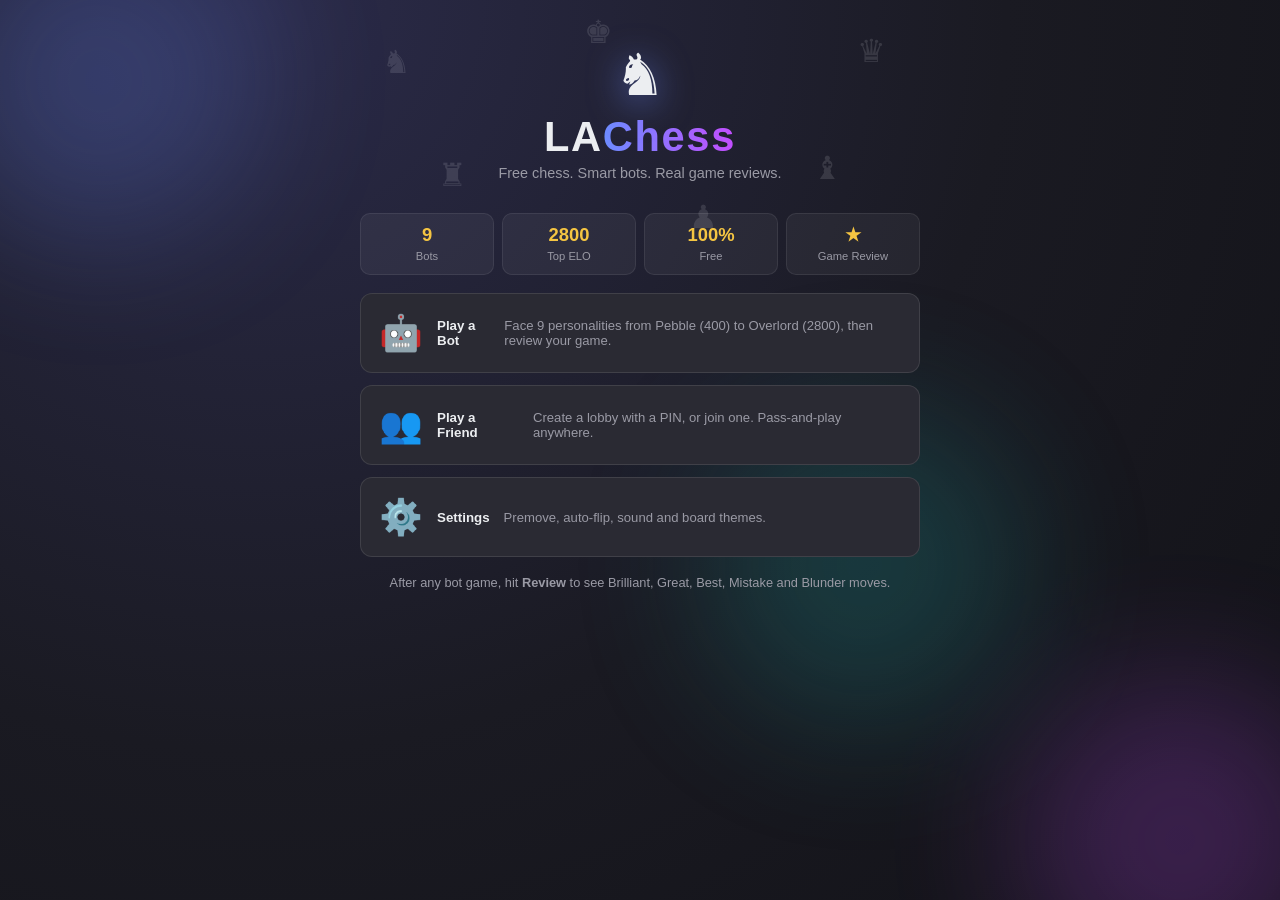
<file: index (1).html>
<!DOCTYPE html>
<html lang="en">
<head>
<meta charset="UTF-8">
<meta name="viewport" content="width=device-width, initial-scale=1.0">
<title>LAChess</title>
<link rel="stylesheet" href="style.css">
<link rel="stylesheet" href="lachess.css">
</head>
<body>
<div class="bg-orbs"><i></i><i></i><i></i></div>

<!-- ============ HOME ============ -->
<div id="screen-dashboard" class="screen">
  <div class="wrap">
    <div class="hero">
      <div class="hero-pieces"><span>♞</span><span>♛</span><span>♜</span><span>♝</span><span>♚</span><span>♟</span></div>
      <div class="logo">♞</div>
      <h1 class="brand">LA<span>Chess</span></h1>
      <p class="subtitle">Free chess. Smart bots. Real game reviews.</p>
    </div>
    <div class="stats">
      <div><b>9</b><small>Bots</small></div>
      <div><b>2800</b><small>Top ELO</small></div>
      <div><b>100%</b><small>Free</small></div>
      <div><b>★</b><small>Game Review</small></div>
    </div>
    <div class="card-grid">
      <button class="big-card c1" data-nav="screen-bot-select">
        <span class="card-icon">🤖</span>
        <span class="card-title">Play a Bot</span>
        <span class="card-desc">Face 9 personalities from Pebble (400) to Overlord (2800), then review your game.</span>
      </button>
      <button class="big-card c2" data-nav="screen-lobby">
        <span class="card-icon">👥</span>
        <span class="card-title">Play a Friend</span>
        <span class="card-desc">Create a lobby with a PIN, or join one. Pass-and-play anywhere.</span>
      </button>
      <button class="big-card c3" data-nav="screen-settings">
        <span class="card-icon">⚙️</span>
        <span class="card-title">Settings</span>
        <span class="card-desc">Premove, auto-flip, sound and board themes.</span>
      </button>
    </div>
    <p class="foot">After any bot game, hit <b>Review</b> to see Brilliant, Great, Best, Mistake and Blunder moves.</p>
  </div>
</div>

<!-- ============ BOT SELECT ============ -->
<div id="screen-bot-select" class="screen hidden">
  <div class="wrap">
    <button class="back-btn" data-nav="screen-dashboard">&larr; Back</button>
    <h2>Choose a bot</h2>
    <div id="bot-list" class="bot-list"></div>
  </div>
</div>

<!-- ============ LOBBY ============ -->
<div id="screen-lobby" class="screen hidden">
  <div class="wrap">
    <button class="back-btn" data-nav="screen-dashboard">&larr; Back</button>
    <h2>Play a Friend</h2>
    <p class="subtitle">Pass-and-play on one device, or match PINs across two devices.</p>
    <div class="lobby-tabs">
      <button class="tab-btn active" data-tab="create">Create Lobby</button>
      <button class="tab-btn" data-tab="join">Enter Lobby PIN</button>
    </div>
    <div id="tab-create" class="tab-panel">
      <label class="field-label">Game mode</label>
      <div class="mode-row">
        <button class="mode-btn active" data-mode="normal">Normal Chess</button>
        <button class="mode-btn" data-mode="chaos-locked">⚡ Chaos Mode <span class="lock">🔒</span></button>
      </div>
      <p id="chaos-note" class="hint-text hidden"></p>
      <button id="create-lobby-btn" class="primary-btn">Create Lobby</button>
      <div id="lobby-pin-display" class="pin-display hidden"></div>
    </div>
    <div id="tab-join" class="tab-panel hidden">
      <label class="field-label">Enter the PIN your friend gave you</label>
      <input id="join-pin-input" class="pin-input" maxlength="4" placeholder="0000" inputmode="numeric">
      <button id="join-lobby-btn" class="primary-btn">Join</button>
    </div>
  </div>
</div>

<div id="chaos-unlock-modal" class="modal hidden">
  <div class="modal-content">
    <p>Chaos Mode needs an early-access code.</p>
    <input id="chaos-code-input" class="pin-input" maxlength="4" placeholder="0000" inputmode="numeric">
    <div class="modal-actions">
      <button id="chaos-unlock-cancel" class="secondary-btn">Cancel</button>
      <button id="chaos-unlock-submit" class="primary-btn">Unlock</button>
    </div>
    <p id="chaos-unlock-error" class="error-text hidden">Wrong code.</p>
  </div>
</div>

<!-- Chaos setup: who gets it + the best-move arrow (Chaos only) -->
<div id="chaos-assign-modal" class="modal hidden">
  <div class="modal-content">
    <p>Who gets Chaos Mode?</p>
    <div class="modal-actions">
      <button id="chaos-assign-white" class="secondary-btn">White only</button>
      <button id="chaos-assign-black" class="secondary-btn">Black only</button>
      <button id="chaos-assign-both" class="secondary-btn">Both</button>
    </div>
    <div class="setting-row chaos-opt">
      <div>
        <div class="setting-title">Best-move arrow</div>
        <div class="setting-desc">Chaos Mode only: shows a small arrow for the engine's top move.</div>
      </div>
      <label class="switch"><input type="checkbox" id="setting-hints"><span class="slider"></span></label>
    </div>
  </div>
</div>

<!-- ============ SETTINGS ============ -->
<div id="screen-settings" class="screen hidden">
  <div class="wrap">
    <button class="back-btn" data-nav="screen-dashboard">&larr; Back</button>
    <h2>Settings</h2>
    <div class="settings-list">
      <div class="setting-row">
        <div><div class="setting-title">Allow premove</div>
        <div class="setting-desc">Queue your next move during the bot's turn.</div></div>
        <label class="switch"><input type="checkbox" id="setting-premove"><span class="slider"></span></label>
      </div>
      <div class="setting-row">
        <div><div class="setting-title">Auto-flip board</div>
        <div class="setting-desc">Board faces whoever's turn it is (friend games).</div></div>
        <label class="switch"><input type="checkbox" id="setting-autoflip"><span class="slider"></span></label>
      </div>
      <div class="setting-row">
        <div><div class="setting-title">Sound</div>
        <div class="setting-desc">Short tones for moves, captures and check.</div></div>
        <label class="switch"><input type="checkbox" id="setting-sound"><span class="slider"></span></label>
      </div>
      <div class="setting-row">
        <div><div class="setting-title">Board theme</div>
        <div class="setting-desc">Change the square colors.</div></div>
        <select id="setting-theme">
          <option value="classic">Classic brown</option>
          <option value="green">Tournament green</option>
          <option value="blue">Ice blue</option>
          <option value="gray">Slate gray</option>
        </select>
      </div>
    </div>
  </div>
</div>

<!-- ============ GAME ============ -->
<div id="screen-game" class="screen hidden">
  <div class="wrap">
    <button class="back-btn" data-nav="screen-dashboard">&larr; Leave game</button>
    <div id="chaos-banner" class="chaos-banner hidden"></div>
    <div id="opponent-line" class="opponent-line hidden"></div>
    <div class="status-bar">
      <span id="turn-indicator">White to move</span>
      <span id="check-indicator"></span>
      <span id="material-indicator" class="material-indicator"></span>
    </div>
    <div id="board-wrap" class="board-wrap">
      <div id="board" class="board"></div>
      <svg id="hint-overlay" class="hint-overlay" viewBox="0 0 800 800"></svg>
    </div>
    <div class="controls">
      <button id="undo-btn">Undo</button>
      <button id="reset-btn">New Game</button>
      <button id="review-btn" class="review-btn">★ Review</button>
    </div>
    <div class="panels">
      <div class="panel"><h3>Captured by White</h3><div id="captured-by-white" class="captured-row"></div></div>
      <div class="panel"><h3>Captured by Black</h3><div id="captured-by-black" class="captured-row"></div></div>
    </div>
    <ol id="move-list" class="move-list"></ol>
  </div>
</div>

<!-- ============ REVIEW ============ -->
<div id="screen-review" class="screen hidden">
  <div class="wrap">
    <button class="back-btn" data-nav="screen-dashboard">&larr; Home</button>
    <h2>Game Review</h2>
    <p id="review-result" class="subtitle"></p>
    <div id="review-progress" class="progress hidden"><div></div></div>
    <div id="review-body" class="hidden">
      <div class="acc-row">
        <div class="acc"><b id="acc-w">–</b><small>White accuracy</small></div>
        <div class="acc"><b id="acc-b">–</b><small>Black accuracy</small></div>
      </div>
      <div id="review-counts" class="counts"></div>
      <div id="review-board" class="board mini"></div>
      <p id="review-note" class="rv-note"></p>
      <div class="controls">
        <button id="rv-prev">◀ Prev</button>
        <button id="rv-next">Next ▶</button>
      </div>
      <ol id="review-moves" class="rv-moves"></ol>
    </div>
  </div>
</div>

<div id="promotion-modal" class="modal hidden">
  <div class="modal-content">
    <p>Promote pawn to:</p>
    <div class="promotion-choices" id="promotion-choices"></div>
  </div>
</div>

<div id="gameover-modal" class="modal hidden">
  <div class="modal-content">
    <p id="gameover-text">Game over</p>
    <div class="modal-actions">
      <button id="gameover-review" class="primary-btn">★ Review game</button>
      <button id="gameover-rematch" class="secondary-btn">Rematch</button>
      <button id="gameover-dashboard" class="secondary-btn">Home</button>
    </div>
  </div>
</div>

<script src="rules.js"></script>
<script src="bot.js"></script>
<script src="app.js"></script>
<script src="review.js"></script>
</body>
</html>
</file>
<file: style.css>
:root {
  --light-square: #f0d9b5;
  --dark-square: #b58863;
  --board-border: #3a2b1d;
  --highlight-move: rgba(80, 160, 80, 0.55);
  --highlight-select: rgba(255, 215, 0, 0.55);
  --highlight-check: rgba(220, 60, 60, 0.65);
  --highlight-last: rgba(80, 130, 220, 0.35);
  --bg: #1e1e24;
  --panel-bg: #2a2a33;
  --panel-bg-2: #34343f;
  --text: #eceef1;
  --muted: #9a9aa5;
  --accent: #5b8def;
  --danger: #e05b5b;
  --chaos: #c44dff;
}

[data-theme="green"]  { --light-square: #eeeed2; --dark-square: #769656; }
[data-theme="blue"]   { --light-square: #dce8f2; --dark-square: #5b86a8; }
[data-theme="gray"]   { --light-square: #e3e3e3; --dark-square: #7a7a7a; }

* { box-sizing: border-box; }

body {
  margin: 0;
  padding: 24px 16px 60px;
  background: var(--bg);
  color: var(--text);
  font-family: -apple-system, BlinkMacSystemFont, "Segoe UI", Roboto, Helvetica, Arial, sans-serif;
  display: flex;
  justify-content: center;
}

.wrap { width: 100%; max-width: 560px; }
.screen.hidden { display: none; }

h1 { text-align: center; margin: 0 0 4px; font-weight: 600; }
h2 { margin: 0 0 14px; font-weight: 600; }
.subtitle { text-align: center; color: var(--muted); margin: 0 0 24px; font-size: 0.9rem; }

/* ---------- Dashboard ---------- */
.card-grid { display: flex; flex-direction: column; gap: 12px; }

.big-card {
  display: flex;
  align-items: center;
  gap: 14px;
  background: var(--panel-bg);
  border: 1px solid #3a3a46;
  border-radius: 12px;
  padding: 18px;
  color: var(--text);
  cursor: pointer;
  text-align: left;
}
.big-card:hover { background: var(--panel-bg-2); }
.card-icon { font-size: 1.8rem; }
.card-title { font-weight: 600; display: block; }
.card-desc { color: var(--muted); font-size: 0.82rem; display: block; }
.big-card > span:not(.card-icon) { display: flex; flex-direction: column; }

.back-btn {
  background: none; border: none; color: var(--accent);
  font-size: 0.9rem; cursor: pointer; padding: 0; margin-bottom: 14px;
}

/* ---------- Bot list ---------- */
.bot-list { display: flex; flex-direction: column; gap: 8px; }
.bot-row {
  display: flex; align-items: center; justify-content: space-between;
  background: var(--panel-bg); border-radius: 10px; padding: 12px 16px; cursor: pointer;
}
.bot-row:hover { background: var(--panel-bg-2); }
.bot-name { font-weight: 600; }
.bot-elo { color: var(--accent); font-size: 0.85rem; font-weight: 600; }

/* ---------- Lobby ---------- */
.lobby-tabs { display: flex; gap: 6px; margin-bottom: 18px; }
.tab-btn {
  flex: 1; background: var(--panel-bg); border: none; color: var(--muted);
  padding: 10px; border-radius: 8px; cursor: pointer; font-size: 0.9rem;
}
.tab-btn.active { background: var(--accent); color: white; }
.tab-panel.hidden { display: none; }

.field-label { display: block; font-size: 0.85rem; color: var(--muted); margin-bottom: 8px; }

.mode-row { display: flex; gap: 8px; margin-bottom: 8px; }
.mode-btn {
  flex: 1; background: var(--panel-bg); border: 1px solid #3a3a46; color: var(--text);
  padding: 12px; border-radius: 8px; cursor: pointer; font-size: 0.9rem;
}
.mode-btn.active { border-color: var(--accent); background: var(--panel-bg-2); }
.mode-btn .lock { margin-left: 4px; opacity: 0.7; }

.hint-text { color: var(--muted); font-size: 0.8rem; margin: 4px 0 16px; }
.error-text { color: var(--danger); font-size: 0.85rem; margin-top: 8px; }

.primary-btn {
  width: 100%; background: var(--accent); border: none; color: white;
  padding: 12px; border-radius: 8px; font-size: 0.95rem; cursor: pointer; margin-top: 10px;
}
.secondary-btn {
  background: var(--panel-bg-2); border: 1px solid #45454f; color: var(--text);
  padding: 10px 16px; border-radius: 8px; cursor: pointer; font-size: 0.9rem;
}

.pin-display {
  margin-top: 16px; text-align: center; background: var(--panel-bg);
  border-radius: 10px; padding: 16px;
}
.pin-display .pin-value { font-size: 2rem; letter-spacing: 0.3em; font-weight: 700; }

.pin-input {
  width: 100%; font-size: 1.4rem; text-align: center; letter-spacing: 0.3em;
  padding: 10px; border-radius: 8px; border: 1px solid #45454f;
  background: var(--panel-bg); color: var(--text);
}

/* ---------- Settings ---------- */
.settings-list { display: flex; flex-direction: column; gap: 14px; }
.setting-row {
  display: flex; align-items: center; justify-content: space-between; gap: 16px;
  background: var(--panel-bg); border-radius: 10px; padding: 14px 16px;
}
.setting-title { font-weight: 600; font-size: 0.92rem; }
.setting-desc { color: var(--muted); font-size: 0.78rem; margin-top: 2px; }

.switch { position: relative; display: inline-block; width: 42px; height: 24px; flex-shrink: 0; }
.switch input { opacity: 0; width: 0; height: 0; }
.slider {
  position: absolute; cursor: pointer; inset: 0; background: #45454f;
  border-radius: 24px; transition: 0.15s;
}
.slider::before {
  content: ""; position: absolute; height: 18px; width: 18px; left: 3px; bottom: 3px;
  background: white; border-radius: 50%; transition: 0.15s;
}
.switch input:checked + .slider { background: var(--accent); }
.switch input:checked + .slider::before { transform: translateX(18px); }

select#setting-theme {
  background: var(--panel-bg-2); color: var(--text); border: 1px solid #45454f;
  border-radius: 6px; padding: 6px 8px;
}

/* ---------- Game ---------- */
.chaos-banner {
  background: linear-gradient(90deg, var(--chaos), #8a2be2);
  color: white; text-align: center; padding: 8px; border-radius: 8px;
  font-weight: 600; font-size: 0.85rem; margin-bottom: 10px;
}
.chaos-banner.hidden { display: none; }

.status-bar {
  display: flex; justify-content: space-between; align-items: center;
  margin-bottom: 10px; font-size: 0.95rem; color: var(--muted);
}
#check-indicator { color: #ff6b6b; font-weight: 600; }

.board-wrap { position: relative; width: 100%; }

.board {
  display: grid; grid-template-columns: repeat(8, 1fr); grid-template-rows: repeat(8, 1fr);
  width: 100%; aspect-ratio: 1 / 1; border: 6px solid var(--board-border);
  border-radius: 4px; overflow: hidden; user-select: none;
}

.hint-overlay {
  position: absolute; inset: 0; width: 100%; height: 100%; pointer-events: none;
}

.square {
  position: relative; display: flex; align-items: center; justify-content: center;
  font-size: clamp(22px, 6vw, 42px); cursor: pointer; line-height: 1;
}
.square.light { background: var(--light-square); }
.square.dark  { background: var(--dark-square); }
.square.selected::after { content: ""; position: absolute; inset: 0; background: var(--highlight-select); }
.square.last-move::after { content: ""; position: absolute; inset: 0; background: var(--highlight-last); }
.square.in-check::after { content: ""; position: absolute; inset: 0; background: var(--highlight-check); }
.square.premove::after { content: ""; position: absolute; inset: 0; background: rgba(196, 77, 255, 0.35); }

.square .move-dot {
  position: absolute; width: 26%; height: 26%; border-radius: 50%; background: var(--highlight-move); pointer-events: none;
}
.square .capture-ring {
  position: absolute; inset: 6%; border-radius: 50%; border: 4px solid var(--highlight-move); pointer-events: none;
}

.piece { position: relative; z-index: 1; pointer-events: none; }
.piece.white { color: #fff; text-shadow: 0 1px 2px rgba(0,0,0,0.6); }
.piece.black { color: #111; text-shadow: 0 1px 1px rgba(255,255,255,0.25); }

.coord-rank, .coord-file { position: absolute; font-size: 10px; opacity: 0.6; pointer-events: none; }
.coord-rank { top: 2px; left: 3px; }
.coord-file { bottom: 2px; right: 3px; }

.controls { display: flex; align-items: center; gap: 10px; margin: 14px 0; flex-wrap: wrap; }
button { font-family: inherit; }
.controls button {
  background: var(--accent); border: none; color: white; padding: 8px 16px;
  border-radius: 6px; font-size: 0.9rem; cursor: pointer;
}
.controls button:hover { filter: brightness(1.08); }

.panels { display: grid; grid-template-columns: 1fr 1fr; gap: 10px; margin-top: 16px; }
.panel { background: var(--panel-bg); border-radius: 8px; padding: 10px 12px; }
.panel h3 { margin: 0 0 6px; font-size: 0.8rem; color: var(--muted); font-weight: 500; }
.captured-row { font-size: 1.3rem; min-height: 1.6rem; line-height: 1; }

.move-list {
  margin-top: 16px; background: var(--panel-bg); border-radius: 8px;
  padding: 10px 14px 10px 32px; max-height: 160px; overflow-y: auto; font-size: 0.85rem; columns: 2;
}
.move-list li { margin-bottom: 3px; }

/* ---------- Modals ---------- */
.modal { position: fixed; inset: 0; background: rgba(0,0,0,0.55); display: flex; align-items: center; justify-content: center; z-index: 10; }
.modal.hidden { display: none; }
.modal-content { background: var(--panel-bg); padding: 22px 26px; border-radius: 10px; text-align: center; max-width: 320px; }
.modal-actions { display: flex; gap: 10px; margin-top: 14px; justify-content: center; flex-wrap: wrap; }

.promotion-choices { display: flex; gap: 10px; margin-top: 10px; }
.promotion-choices button {
  font-size: 1.6rem; padding: 6px 12px; background: var(--light-square); color: #222;
  border: none; border-radius: 6px; cursor: pointer;
}
.piece-img {
  width: 80%;
  height: 80%;
  object-fit: contain;
  pointer-events: none;
  user-select: none;
  display: block;
  margin: auto;
}
.piece-img.small { width: 22px; height: 22px; }
#promotion-choices .piece-img { width: 48px; height: 48px; }
</file>
<file: lachess.css>
/* LAChess theme: loaded after style.css */
:root { --accent: #6c8cff; --gold: #f5c542; --teal: #1baca6; }
body { background: radial-gradient(circle at 20% 0%, #2b2b4a 0%, #1a1a22 55%, #121217 100%); min-height: 100vh; }

/* animated background orbs */
.bg-orbs { position: fixed; inset: 0; z-index: -1; overflow: hidden; pointer-events: none; }
.bg-orbs i { position: absolute; width: 320px; height: 320px; border-radius: 50%; filter: blur(70px); opacity: .22; animation: drift 14s ease-in-out infinite alternate; }
.bg-orbs i:nth-child(1) { background: #6c8cff; top: -80px; left: -60px; }
.bg-orbs i:nth-child(2) { background: #c44dff; bottom: -100px; right: -60px; animation-delay: -5s; }
.bg-orbs i:nth-child(3) { background: #1baca6; top: 45%; left: 55%; animation-delay: -9s; }
@keyframes drift { to { transform: translate(60px, 40px) scale(1.2); } }

/* screens slide in */
.screen:not(.hidden) .wrap { animation: slideIn .35s ease both; }
@keyframes slideIn { from { opacity: 0; transform: translateY(14px); } to { opacity: 1; transform: none; } }

/* hero */
.hero { position: relative; text-align: center; padding: 18px 0 8px; }
.hero-pieces span { position: absolute; font-size: 2rem; opacity: .13; animation: floaty 6s ease-in-out infinite; }
.hero-pieces span:nth-child(1) { left: 4%; top: 10%; }
.hero-pieces span:nth-child(2) { right: 6%; top: 4%; animation-delay: -1s; }
.hero-pieces span:nth-child(3) { left: 14%; top: 70%; animation-delay: -2s; }
.hero-pieces span:nth-child(4) { right: 14%; top: 66%; animation-delay: -3s; }
.hero-pieces span:nth-child(5) { left: 40%; top: -6%; animation-delay: -4s; }
.hero-pieces span:nth-child(6) { right: 36%; top: 92%; animation-delay: -5s; }
@keyframes floaty { 50% { transform: translateY(-14px) rotate(8deg); } }
.logo { font-size: 3.6rem; display: inline-block; animation: bob 3s ease-in-out infinite; filter: drop-shadow(0 6px 18px rgba(108,140,255,.6)); }
@keyframes bob { 50% { transform: translateY(-8px) rotate(-6deg); } }
.brand { font-size: 2.6rem; letter-spacing: .04em; margin: 4px 0; }
.brand span { background: linear-gradient(90deg, #6c8cff, #c44dff, #1baca6, #6c8cff); background-size: 300% 100%; -webkit-background-clip: text; background-clip: text; color: transparent; animation: shine 6s linear infinite; }
@keyframes shine { to { background-position: 300% 0; } }

.stats { display: grid; grid-template-columns: repeat(4, 1fr); gap: 8px; margin: 0 0 18px; }
.stats div { background: rgba(255,255,255,.05); border: 1px solid rgba(255,255,255,.08); border-radius: 10px; padding: 10px 4px; text-align: center; animation: slideIn .5s ease both; }
.stats b { display: block; font-size: 1.15rem; color: var(--gold); }
.stats small { color: var(--muted); font-size: .7rem; }

.big-card { position: relative; overflow: hidden; border: 1px solid rgba(255,255,255,.1); backdrop-filter: blur(4px); transition: transform .2s, box-shadow .2s, border-color .2s; animation: slideIn .5s ease both; }
.big-card.c2 { animation-delay: .08s; } .big-card.c3 { animation-delay: .16s; }
.big-card:hover { transform: translateY(-4px) scale(1.01); border-color: var(--accent); box-shadow: 0 10px 30px rgba(108,140,255,.25); }
.big-card::after { content: ""; position: absolute; top: 0; left: -80%; width: 50%; height: 100%; background: linear-gradient(100deg, transparent, rgba(255,255,255,.14), transparent); transform: skewX(-20deg); transition: left .6s; }
.big-card:hover::after { left: 130%; }
.card-icon { font-size: 2.2rem; transition: transform .25s; }
.big-card:hover .card-icon { transform: scale(1.2) rotate(-8deg); }
.foot { text-align: center; color: var(--muted); font-size: .8rem; margin-top: 18px; }

.bot-row { transition: transform .15s, background .15s; }
.bot-row:hover { transform: translateX(4px); }
.bot-avatar { font-size: 1.6rem; margin-right: 12px; }
.bot-info { flex: 1; display: flex; flex-direction: column; }
.bot-tagline { color: var(--muted); font-size: .76rem; }

/* board effects */
.board { box-shadow: 0 12px 40px rgba(0,0,0,.45); }
.square .piece-img { animation: pop .2s ease; transition: transform .12s; }
.square:hover .piece-img { transform: scale(1.08); }
@keyframes pop { from { transform: scale(.6); opacity: 0; } to { transform: none; opacity: 1; } }
.square.in-check { animation: pulse 1s ease-in-out infinite; }
@keyframes pulse { 50% { filter: brightness(1.35); } }
.square.selected { box-shadow: inset 0 0 0 3px rgba(255,215,0,.8); }
.move-dot { animation: pop .2s ease; }
.modal-content { animation: pop .25s ease; box-shadow: 0 20px 60px rgba(0,0,0,.5); }
.primary-btn, .controls button, .secondary-btn { transition: transform .12s, filter .12s; }
.primary-btn:hover, .controls button:hover, .secondary-btn:hover { transform: translateY(-2px); filter: brightness(1.12); }
.primary-btn:active, .controls button:active { transform: scale(.97); }
.review-btn { background: linear-gradient(90deg, #1baca6, #6c8cff) !important; }
.chaos-opt { margin-top: 14px; text-align: left; }

/* review */
.progress { height: 8px; background: var(--panel-bg-2); border-radius: 8px; overflow: hidden; margin: 16px 0; }
.progress div { height: 100%; width: 0; background: linear-gradient(90deg, #1baca6, #6c8cff); transition: width .2s; }
.acc-row { display: flex; gap: 10px; margin-bottom: 12px; }
.acc { flex: 1; background: var(--panel-bg); border-radius: 10px; padding: 12px; text-align: center; }
.acc b { display: block; font-size: 1.7rem; color: var(--gold); }
.acc small { color: var(--muted); }
.counts { background: var(--panel-bg); border-radius: 10px; padding: 8px 12px; margin-bottom: 12px; }
.cnt { display: flex; align-items: center; gap: 8px; padding: 4px 0; font-size: .88rem; }
.cnt span:nth-child(2) { flex: 1; }
.cnt b { min-width: 24px; text-align: center; }
.bdg { width: 22px; height: 22px; flex-shrink: 0; }
.board.mini { max-width: 380px; margin: 0 auto; }
.board.mini .square { cursor: default; }
.square.best-sq::after { content: ""; position: absolute; inset: 0; background: rgba(46,204,113,.45); }
.rv-note { text-align: center; min-height: 2.4em; margin: 10px 0 0; font-size: .92rem; }
.rv-moves { list-style: none; padding: 0; margin: 10px 0 0; max-height: 220px; overflow-y: auto; background: var(--panel-bg); border-radius: 10px; }
.rv-moves li { display: flex; align-items: center; gap: 8px; padding: 7px 12px; cursor: pointer; font-size: .88rem; }
.rv-moves li:hover { background: var(--panel-bg-2); }
.rv-moves li.on { background: var(--accent); color: #fff; }
.rv-moves .mn { color: var(--muted); min-width: 28px; }
.badge-pop { animation: pop .3s ease; }
.hidden { display: none !important; }
</file>
